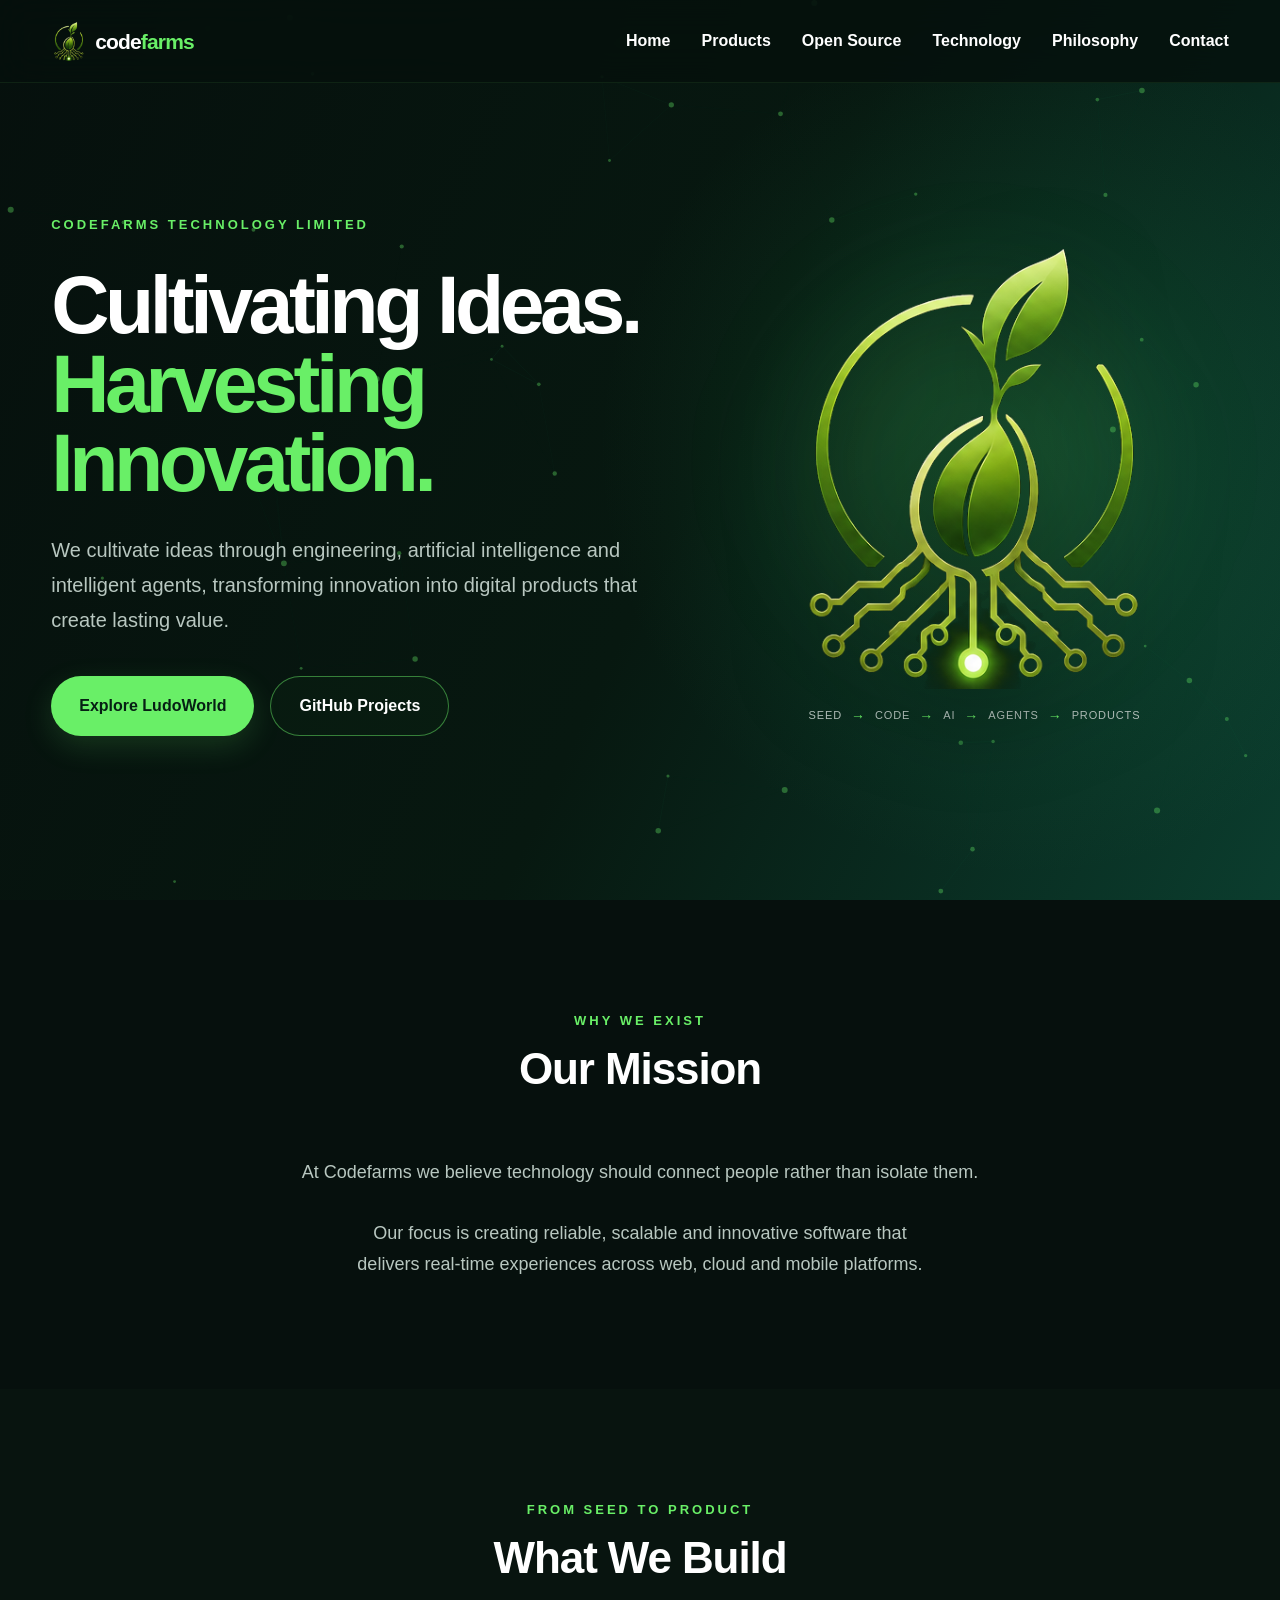
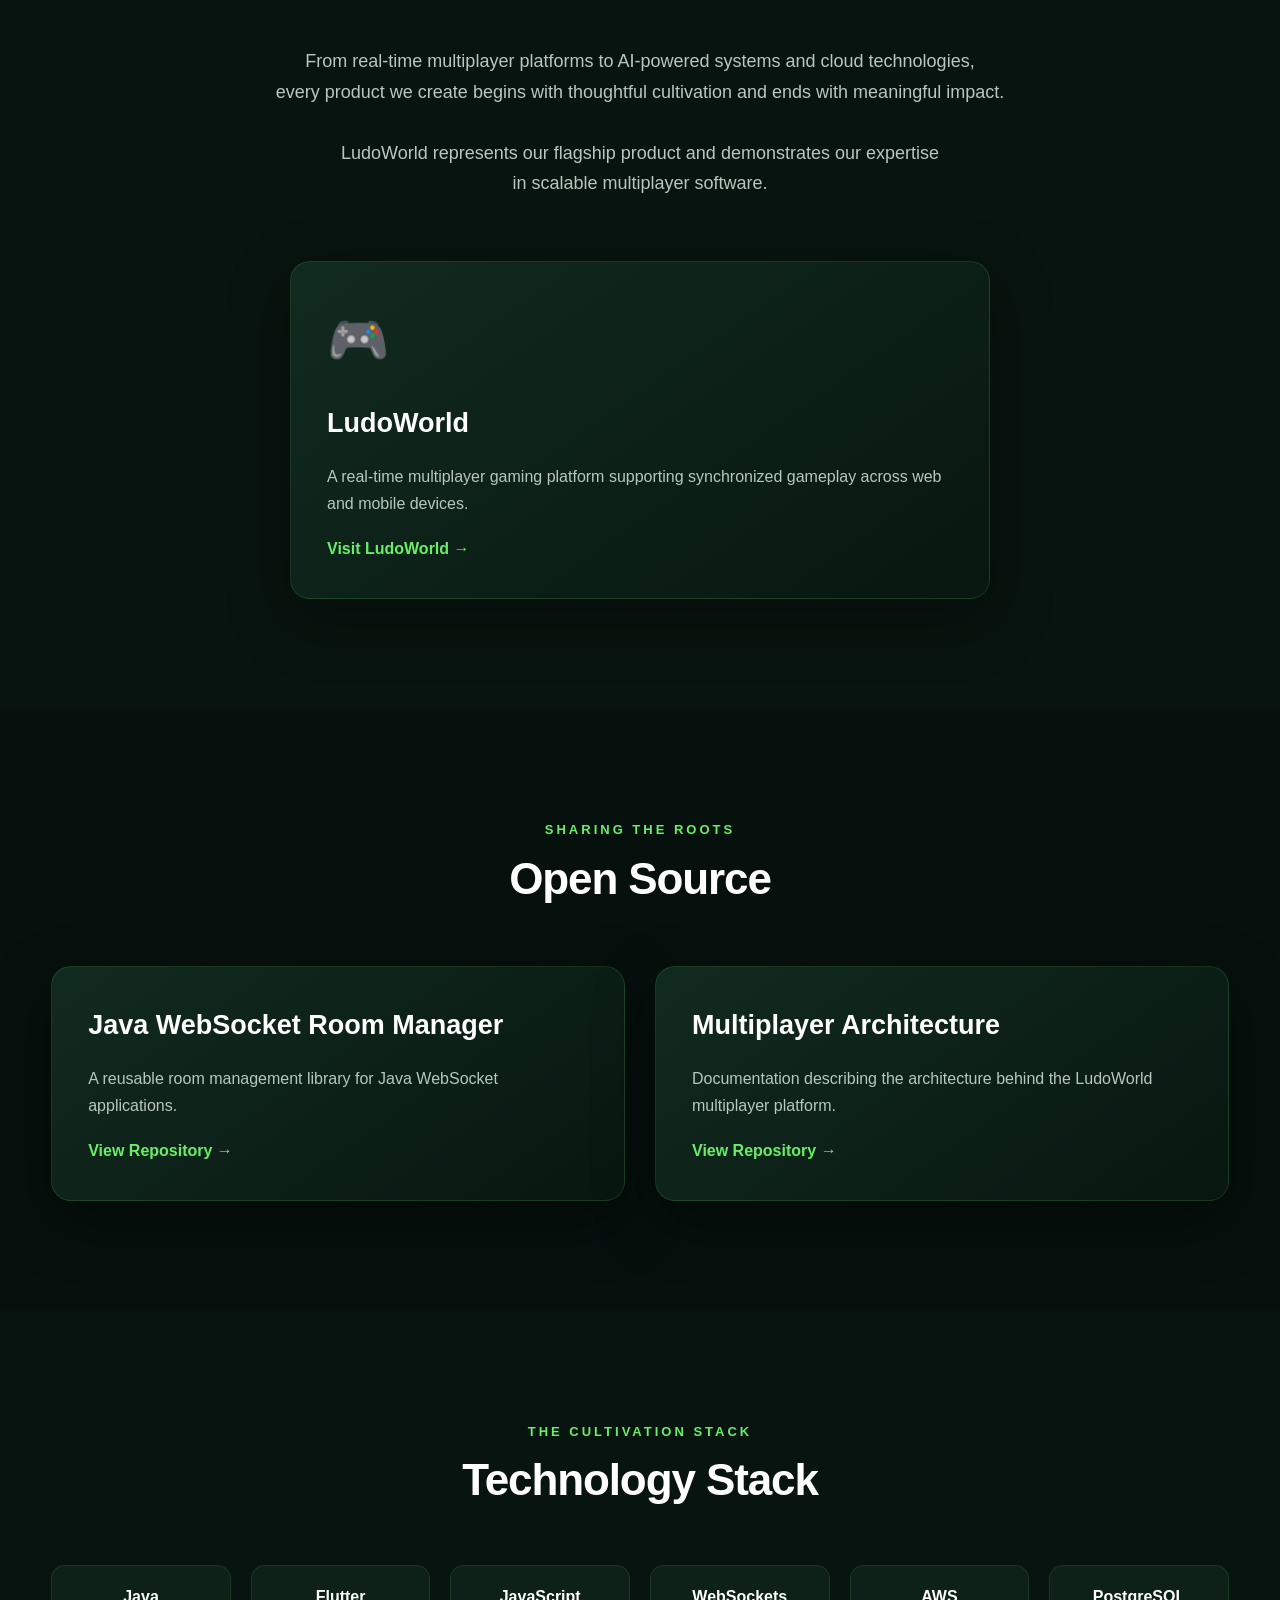
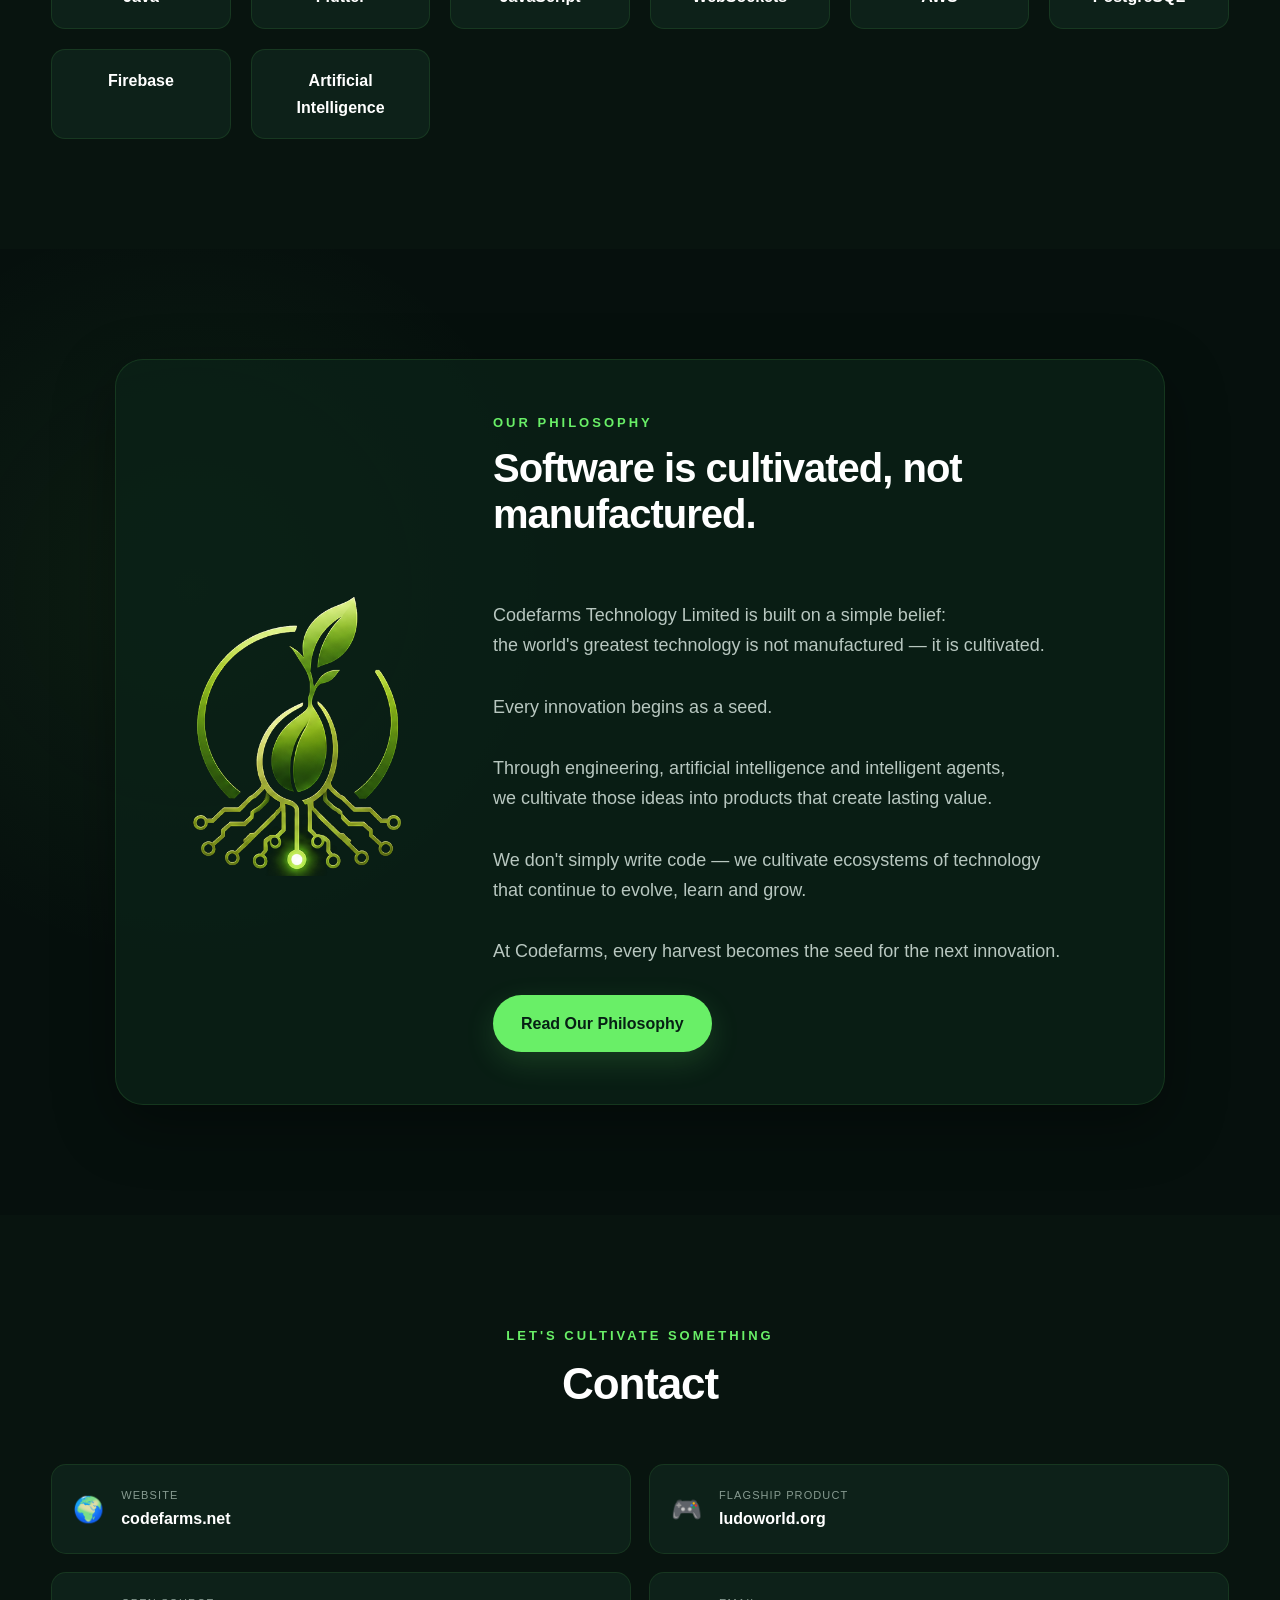
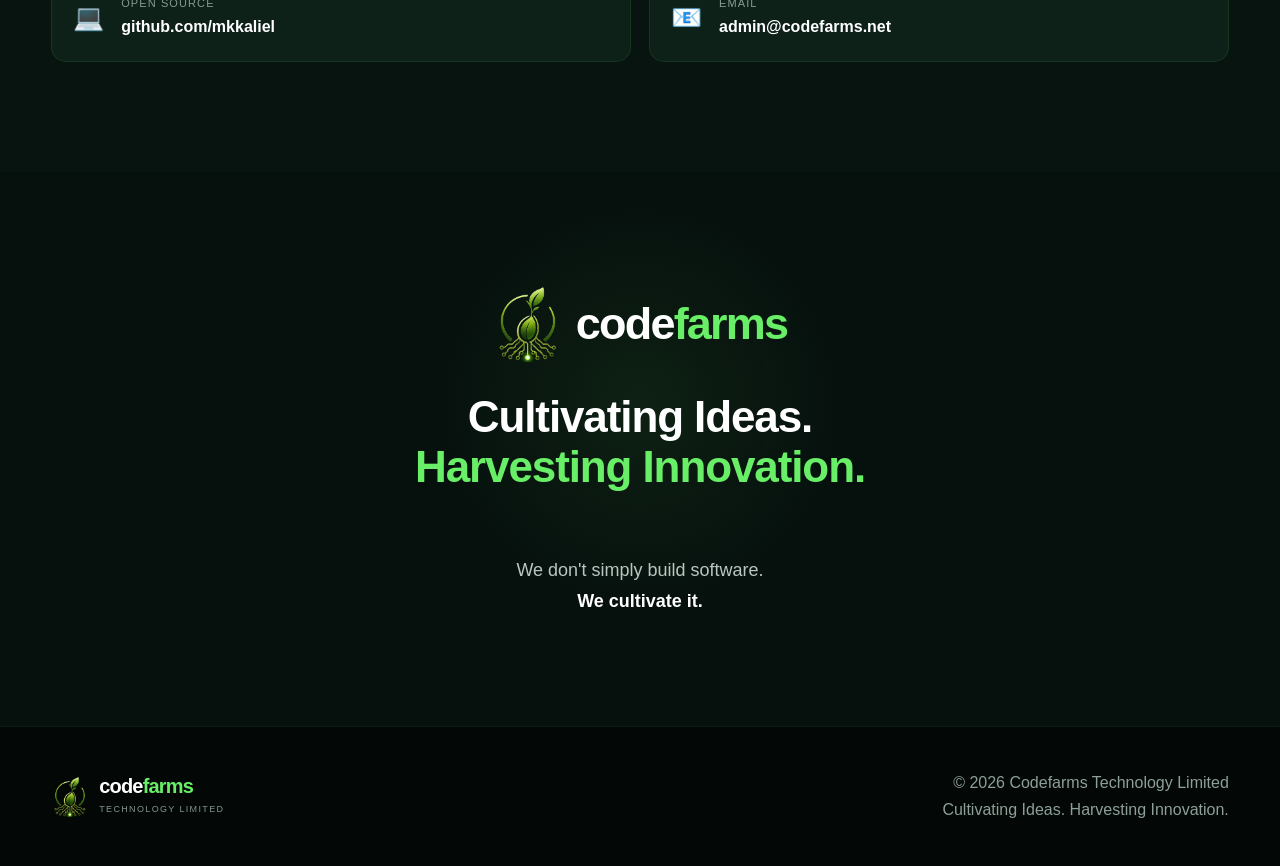
<file: index.html>
<!DOCTYPE html>
<html lang="en">
<head>
    <meta charset="UTF-8">
    <meta name="viewport" content="width=device-width, initial-scale=1.0">

    <title>Codefarms Technology Limited</title>

    <meta name="description"
          content="Codefarms Technology Limited cultivates real-time software, multiplayer systems, AI-powered solutions and developer technologies.">

    <meta name="keywords"
          content="Codefarms,LudoWorld,Java,Flutter,WebSockets,AWS,AI,Software,Technology">

    <meta name="theme-color" content="#07110e">

    <link rel="icon" type="image/png" sizes="64x64" href="assets/brand/codefarms-icon-64.png">
    <link rel="apple-touch-icon" href="assets/brand/codefarms-icon-180.png">

    <link rel="stylesheet" href="style.css">
</head>

<body>

<header class="header">
    <div class="container nav">

        <a class="brand" href="#home" aria-label="Codefarms home">
            <img
                src="assets/brand/codefarms-seed.png"
                alt=""
                class="brand-icon"
                aria-hidden="true">

            <span class="brand-wordmark">
                <span class="brand-code">code</span><span class="brand-farms">farms</span>
            </span>
        </a>

        <nav>
            <ul id="menu">
                <li><a href="#home">Home</a></li>
                <li><a href="#products">Products</a></li>
                <li><a href="#opensource">Open Source</a></li>
                <li><a href="#technology">Technology</a></li>
                <li><a href="philosophy.html">Philosophy</a></li>
                <li><a href="#contact">Contact</a></li>
            </ul>
        </nav>

        <button id="menuButton" type="button" aria-label="Open navigation">☰</button>
    </div>
</header>

<section class="hero" id="home">

    <div class="hero-background">
        <div id="networkCanvas"></div>
    </div>

    <div class="container hero-grid">

        <div class="hero-content">

            <p class="small-title">CODEFARMS TECHNOLOGY LIMITED</p>

            <h1>
                Cultivating Ideas.
                <br>
                <span>Harvesting Innovation.</span>
            </h1>

            <p>
                We cultivate ideas through engineering, artificial intelligence
                and intelligent agents, transforming innovation into digital
                products that create lasting value.
            </p>

            <div class="hero-buttons">

                <a href="https://www.ludoworld.org"
                   target="_blank"
                   rel="noopener"
                   class="btn btn-primary">
                    Explore LudoWorld
                </a>

                <a href="https://github.com/mkkaliel"
                   target="_blank"
                   rel="noopener"
                   class="btn btn-secondary">
                    GitHub Projects
                </a>

            </div>
        </div>

        <div class="hero-brand">

            <div class="seed-stage">

                <div class="seed-aura"></div>

                <img
                    src="assets/brand/codefarms-seed.png"
                    class="hero-seed"
                    alt="Codefarms seed and circuit symbol">

            </div>

            <div class="growth-path" aria-label="Seed to products">
                <span>Seed</span>
                <b>→</b>
                <span>Code</span>
                <b>→</b>
                <span>AI</span>
                <b>→</b>
                <span>Agents</span>
                <b>→</b>
                <span>Products</span>
            </div>

        </div>

    </div>

</section>

<section class="section">
    <div class="container">
        <p class="eyebrow">WHY WE EXIST</p>
        <h2>Our Mission</h2>
        <p class="section-text">
            At Codefarms we believe technology should connect people rather than isolate them.

            Our focus is creating reliable, scalable and innovative software that
            delivers real-time experiences across web, cloud and mobile platforms.
        </p>
    </div>
</section>

<section class="section dark" id="products">
    <div class="container">

        <p class="eyebrow">FROM SEED TO PRODUCT</p>
        <h2>What We Build</h2>

        <p class="section-text">
            From real-time multiplayer platforms to AI-powered systems and cloud technologies,
            every product we create begins with thoughtful cultivation and ends with meaningful impact.

            LudoWorld represents our flagship product and demonstrates our expertise
            in scalable multiplayer software.
        </p>

        <div class="cards">
            <div class="card featured-card">
                <div class="icon">🎮</div>
                <h3>LudoWorld</h3>
                <p>
                    A real-time multiplayer gaming platform supporting synchronized
                    gameplay across web and mobile devices.
                </p>
                <a href="https://www.ludoworld.org" target="_blank" rel="noopener">
                    Visit LudoWorld →
                </a>
            </div>
        </div>

    </div>
</section>

<section class="section" id="opensource">
    <div class="container">

        <p class="eyebrow">SHARING THE ROOTS</p>
        <h2>Open Source</h2>

        <div class="cards">

            <div class="card">
                <h3>Java WebSocket Room Manager</h3>
                <p>
                    A reusable room management library for Java WebSocket applications.
                </p>
                <a href="https://github.com/mkkaliel/java-websocket-room-manager"
                   target="_blank" rel="noopener">
                    View Repository →
                </a>
            </div>

            <div class="card">
                <h3>Multiplayer Architecture</h3>
                <p>
                    Documentation describing the architecture behind the LudoWorld multiplayer platform.
                </p>
                <a href="https://github.com/mkkaliel/ludoworld-multiplayer-architecture"
                   target="_blank" rel="noopener">
                    View Repository →
                </a>
            </div>

        </div>

    </div>
</section>

<section class="section dark" id="technology">
    <div class="container">

        <p class="eyebrow">THE CULTIVATION STACK</p>
        <h2>Technology Stack</h2>

        <div class="tech-grid">
            <span>Java</span>
            <span>Flutter</span>
            <span>JavaScript</span>
            <span>WebSockets</span>
            <span>AWS</span>
            <span>PostgreSQL</span>
            <span>Firebase</span>
            <span>Artificial Intelligence</span>
        </div>

    </div>
</section>

<section id="philosophy" class="section philosophy-section">
    <div class="container">

        <div class="philosophy-card">

            <div class="philosophy-icon">
                <img src="assets/brand/codefarms-seed.png"
                     alt=""
                     aria-hidden="true">
            </div>

            <div class="philosophy-copy">

                <p class="eyebrow">OUR PHILOSOPHY</p>
                <h2>Software is cultivated, not manufactured.</h2>

                <p class="section-text philosophy-text">
                    Codefarms Technology Limited is built on a simple belief:
                    the world's greatest technology is not manufactured — it is cultivated.

                    Every innovation begins as a seed.

                    Through engineering, artificial intelligence and intelligent agents,
                    we cultivate those ideas into products that create lasting value.

                    We don't simply write code — we cultivate ecosystems of technology
                    that continue to evolve, learn and grow.

                    At Codefarms, every harvest becomes the seed for the next innovation.
                </p>

                <a class="btn btn-primary" href="philosophy.html">
                    Read Our Philosophy
                </a>

            </div>

        </div>

    </div>
</section>

<section class="section dark" id="contact">
    <div class="container">

        <p class="eyebrow">LET'S CULTIVATE SOMETHING</p>
        <h2>Contact</h2>

        <div class="contact-box">

            <a href="https://codefarms.net">
                <span>🌍</span>
                <div>
                    <small>Website</small>
                    <strong>codefarms.net</strong>
                </div>
            </a>

            <a href="https://www.ludoworld.org" target="_blank" rel="noopener">
                <span>🎮</span>
                <div>
                    <small>Flagship Product</small>
                    <strong>ludoworld.org</strong>
                </div>
            </a>

            <a href="https://github.com/mkkaliel" target="_blank" rel="noopener">
                <span>💻</span>
                <div>
                    <small>Open Source</small>
                    <strong>github.com/mkkaliel</strong>
                </div>
            </a>

            <a href="mailto:admin@codefarms.net">
                <span>📧</span>
                <div>
                    <small>Email</small>
                    <strong>admin@codefarms.net</strong>
                </div>
            </a>

        </div>

    </div>
</section>

<section class="section brand-statement">
    <div class="container">

        <div class="statement-brand">
            <img src="assets/brand/codefarms-seed.png" alt="" aria-hidden="true">
            <div class="statement-wordmark">
                <span class="brand-code">code</span><span class="brand-farms">farms</span>
            </div>
        </div>

        <h2>
            Cultivating Ideas.
            <br>
            <span>Harvesting Innovation.</span>
        </h2>

        <p class="section-text">
            We don't simply build software.
            <strong>We cultivate it.</strong>
        </p>

    </div>
</section>

<footer>
    <div class="container footer">

        <div class="footer-brand">

            <img src="assets/brand/codefarms-seed.png"
                 alt=""
                 class="footer-seed"
                 aria-hidden="true">

            <div>
                <div class="footer-wordmark">
                    <span class="brand-code">code</span><span class="brand-farms">farms</span>
                </div>
                <span class="footer-limited">Technology Limited</span>
            </div>

        </div>

        <div class="footer-copy">
            <p>© <span id="year">2026</span> Codefarms Technology Limited</p>
            <p>Cultivating Ideas. Harvesting Innovation.</p>
        </div>

    </div>
</footer>

<script src="script.js"></script>

</body>
</html>
</file>
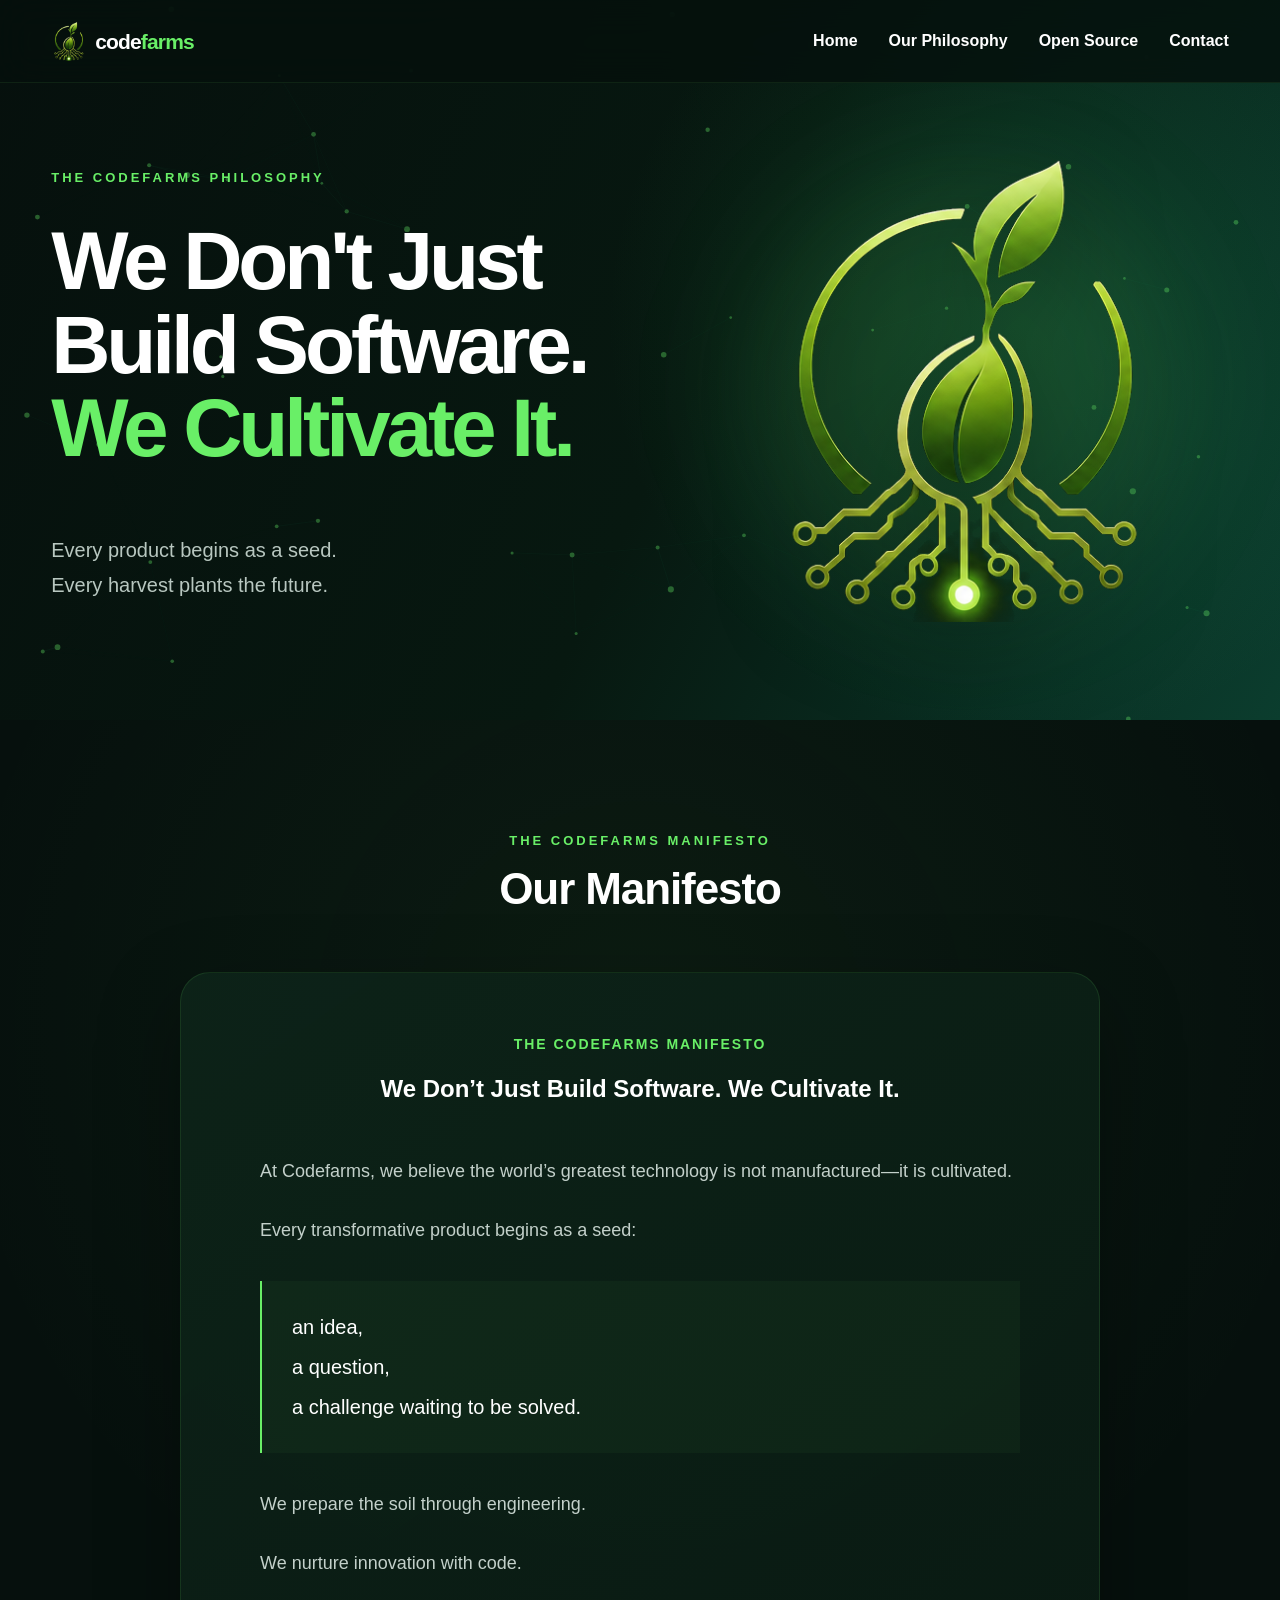
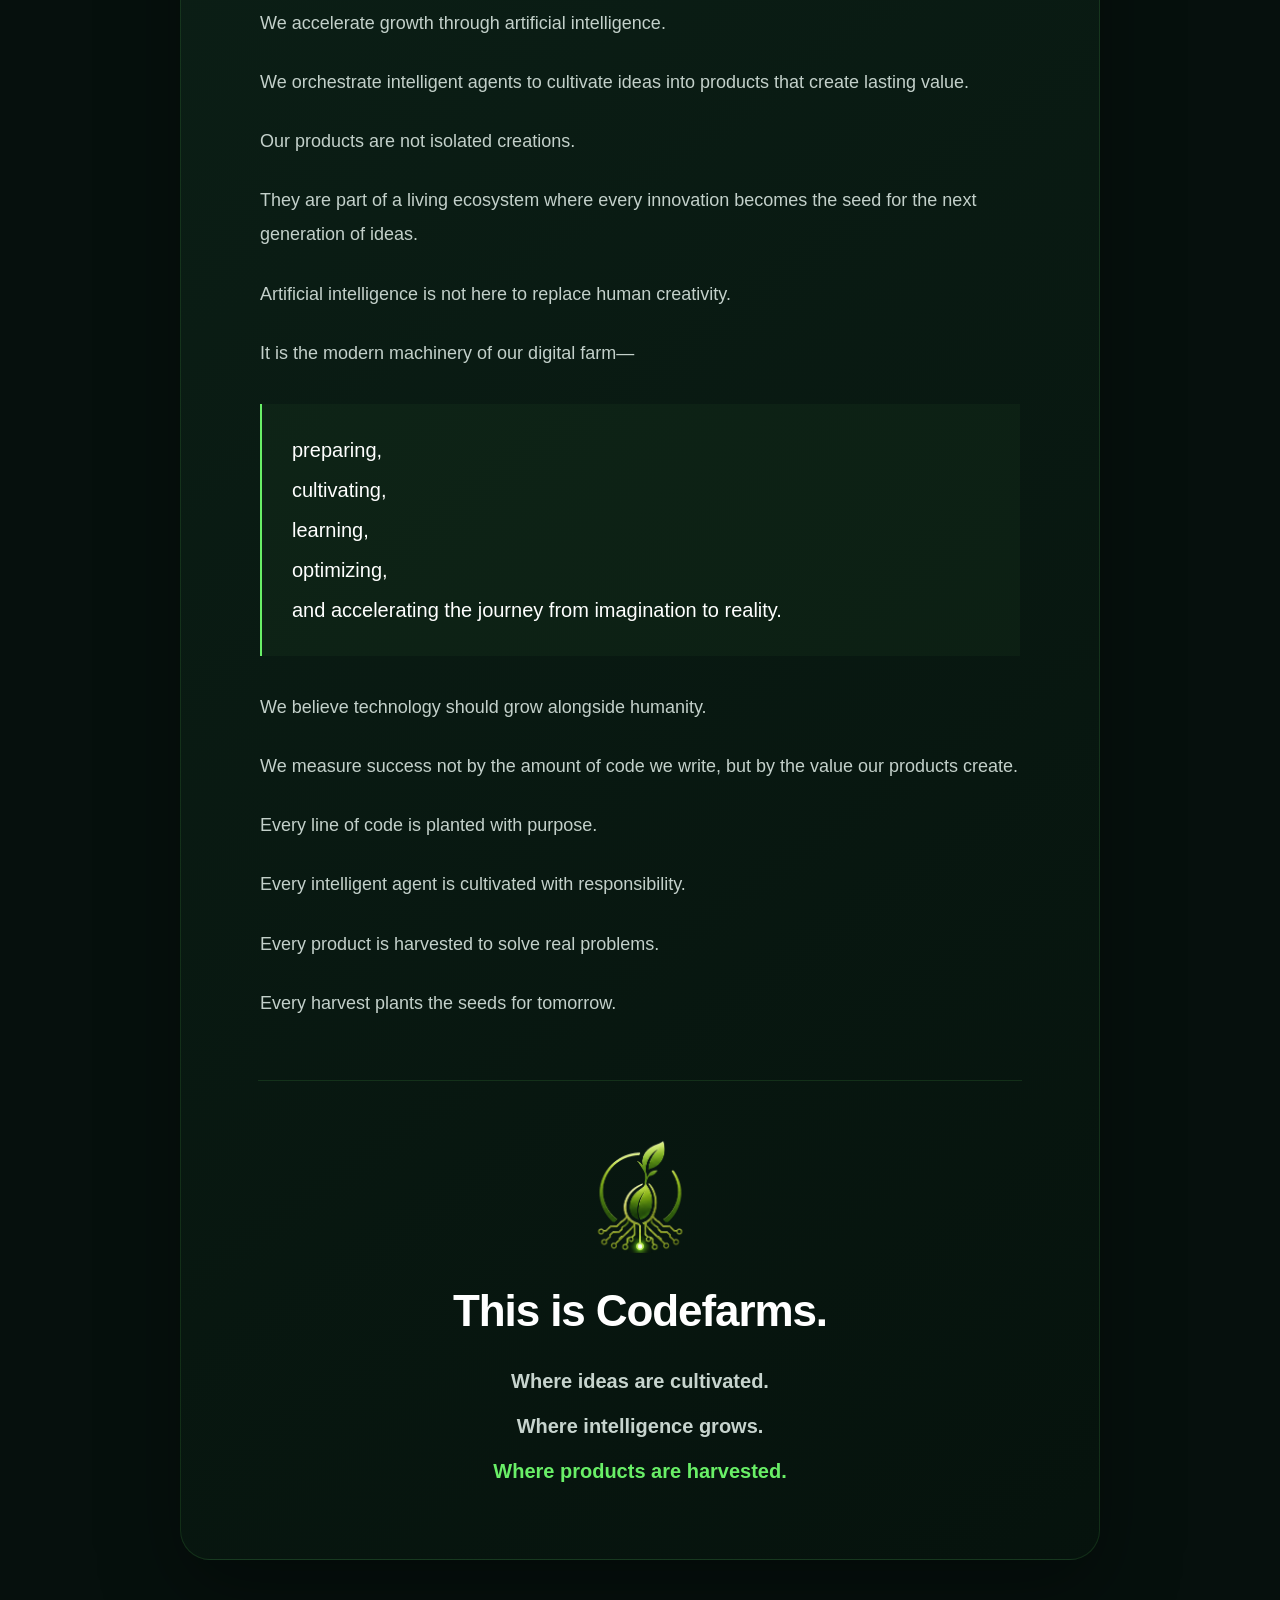
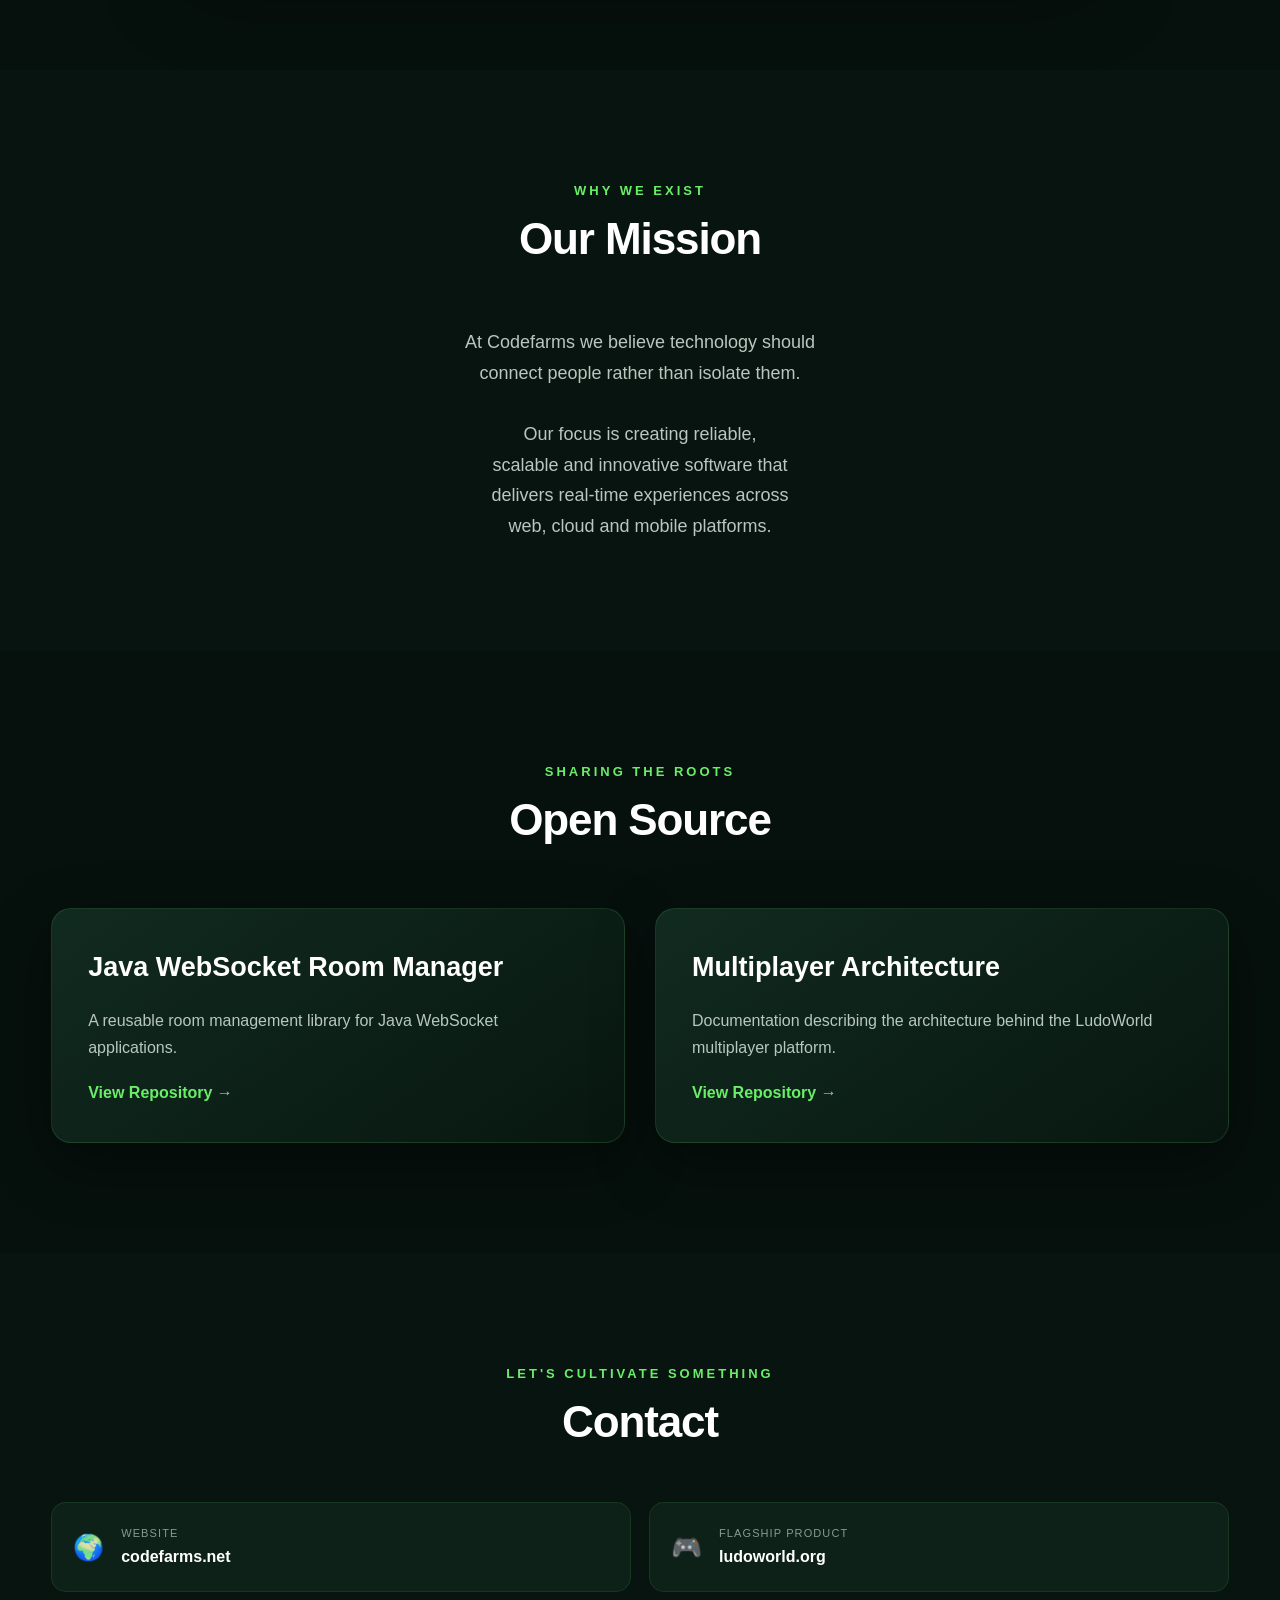
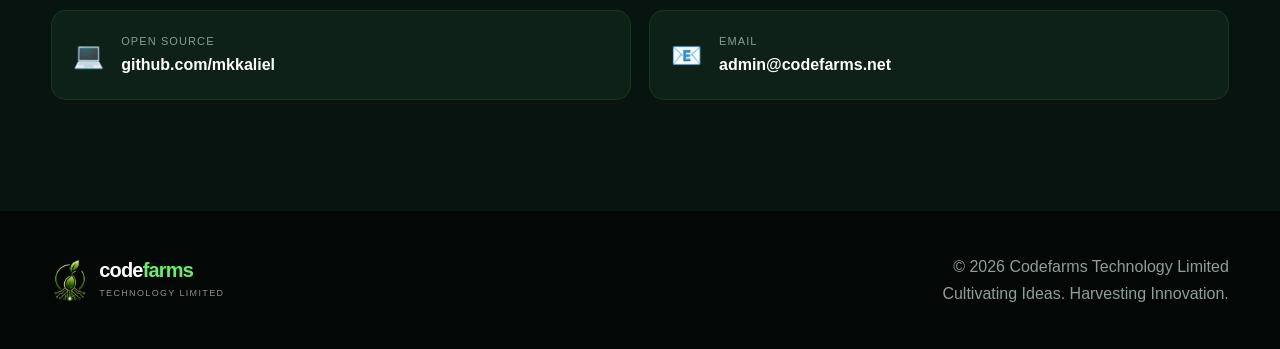
<file: philosophy.html>
<!DOCTYPE html>
<html lang="en">
<head>
    <meta charset="UTF-8">
    <meta name="viewport" content="width=device-width, initial-scale=1.0">

    <title>The Codefarms Philosophy</title>

    <meta name="description"
          content="Codefarms Technology Limited builds real-time software, multiplayer systems, AI-powered solutions and developer technologies.">

    <meta name="keywords"
          content="Codefarms,LudoWorld,Java,Flutter,WebSockets,AWS,AI,Software,Technology">

    <meta name="theme-color" content="#07110e">

    <link rel="icon" type="image/png" sizes="64x64" href="assets/brand/codefarms-icon-64.png">
    <link rel="apple-touch-icon" href="assets/brand/codefarms-icon-180.png">

    <link rel="stylesheet" href="style.css">
</head>

<body class="philosophy-page">

<header class="header">
    <div class="container nav">
        <a class="brand" href="index.html" aria-label="Codefarms home">
            <img src="assets/brand/codefarms-seed.png" alt="" class="brand-icon" aria-hidden="true">
            <span class="brand-wordmark">
                <span class="brand-code">code</span><span class="brand-farms">farms</span>
            </span>
        </a>

        <nav>
            <ul id="menu">
                <li><a href="index.html">Home</a></li>
                <li><a href="#philosophy">Our Philosophy</a></li>
                <li><a href="#opensource">Open Source</a></li>
                <li><a href="#contact">Contact</a></li>
            </ul>
        </nav>

        <button id="menuButton" type="button" aria-label="Open navigation">☰</button>
    </div>
</header>

<section class="philosophy-page-hero" id="philosophy">
    <div class="philosophy-hero-network">
        <div id="networkCanvas"></div>
    </div>

    <div class="container philosophy-hero-grid">
        <div class="philosophy-hero-copy">
            <p class="small-title">THE CODEFARMS PHILOSOPHY</p>

            <h1>
                We Don't Just Build Software.
                <br>
                <span>We Cultivate It.</span>
            </h1>

            <p>
                Every product begins as a seed.
                Every harvest plants the future.
            </p>
        </div>

        <div class="philosophy-hero-mark" aria-hidden="true">
            <div class="seed-aura"></div>
            <img src="assets/brand/codefarms-seed.png" alt="" class="philosophy-seed">
        </div>
    </div>
</section>

<section class="section manifesto-section">
    <div class="container">
        <p class="eyebrow">THE CODEFARMS MANIFESTO</p>
        <h2>Our Manifesto</h2>

        <div class="manifesto-card">
            <p class="manifesto-title">The Codefarms Manifesto</p>
            <p class="manifesto-lead">We Don’t Just Build Software. We Cultivate It.</p>

            <div class="manifesto-copy">
                <p>At Codefarms, we believe the world’s greatest technology is not manufactured—it is cultivated.</p>

                <p>Every transformative product begins as a seed:</p>

                <p class="manifesto-sequence">
                    an idea,<br>
                    a question,<br>
                    a challenge waiting to be solved.
                </p>

                <p>We prepare the soil through engineering.</p>
                <p>We nurture innovation with code.</p>
                <p>We accelerate growth through artificial intelligence.</p>
                <p>We orchestrate intelligent agents to cultivate ideas into products that create lasting value.</p>
                <p>Our products are not isolated creations.</p>
                <p>They are part of a living ecosystem where every innovation becomes the seed for the next generation of ideas.</p>
                <p>Artificial intelligence is not here to replace human creativity.</p>
                <p>It is the modern machinery of our digital farm—</p>

                <p class="manifesto-sequence">
                    preparing,<br>
                    cultivating,<br>
                    learning,<br>
                    optimizing,<br>
                    and accelerating the journey from imagination to reality.
                </p>

                <p>We believe technology should grow alongside humanity.</p>
                <p>We measure success not by the amount of code we write, but by the value our products create.</p>
                <p>Every line of code is planted with purpose.</p>
                <p>Every intelligent agent is cultivated with responsibility.</p>
                <p>Every product is harvested to solve real problems.</p>
                <p>Every harvest plants the seeds for tomorrow.</p>
            </div>

            <div class="manifesto-ending">
                <img src="assets/brand/codefarms-seed.png" alt="" aria-hidden="true">

                <h2>This is Codefarms.</h2>
                <h3>Where ideas are cultivated.</h3>
                <h3>Where intelligence grows.</h3>
                <h3>Where products are harvested.</h3>
            </div>
        </div>
    </div>
</section>

<section class="section dark">
    <div class="container">
        <p class="eyebrow">WHY WE EXIST</p>
        <h2>Our Mission</h2>

        <p class="section-text">
            At Codefarms we believe technology should
            connect people rather than isolate them.

            Our focus is creating reliable,
            scalable and innovative software that
            delivers real-time experiences across
            web, cloud and mobile platforms.
        </p>
    </div>
</section>

<section class="section" id="opensource">
    <div class="container">
        <p class="eyebrow">SHARING THE ROOTS</p>
        <h2>Open Source</h2>

        <div class="cards">
            <div class="card">
                <h3>Java WebSocket Room Manager</h3>
                <p>A reusable room management library for Java WebSocket applications.</p>
                <a href="https://github.com/mkkaliel/java-websocket-room-manager" target="_blank" rel="noopener">View Repository →</a>
            </div>

            <div class="card">
                <h3>Multiplayer Architecture</h3>
                <p>Documentation describing the architecture behind the LudoWorld multiplayer platform.</p>
                <a href="https://github.com/mkkaliel/ludoworld-multiplayer-architecture" target="_blank" rel="noopener">View Repository →</a>
            </div>
        </div>
    </div>
</section>

<section class="section dark" id="contact">
    <div class="container">
        <p class="eyebrow">LET'S CULTIVATE SOMETHING</p>
        <h2>Contact</h2>

        <div class="contact-box">
            <a href="https://codefarms.net">
                <span>🌍</span>
                <div><small>Website</small><strong>codefarms.net</strong></div>
            </a>

            <a href="https://www.ludoworld.org" target="_blank" rel="noopener">
                <span>🎮</span>
                <div><small>Flagship Product</small><strong>ludoworld.org</strong></div>
            </a>

            <a href="https://github.com/mkkaliel" target="_blank" rel="noopener">
                <span>💻</span>
                <div><small>Open Source</small><strong>github.com/mkkaliel</strong></div>
            </a>

            <a href="mailto:admin@codefarms.net">
                <span>📧</span>
                <div><small>Email</small><strong>admin@codefarms.net</strong></div>
            </a>
        </div>
    </div>
</section>

<footer>
    <div class="container footer">
        <div class="footer-brand">
            <img src="assets/brand/codefarms-seed.png" alt="" class="footer-seed" aria-hidden="true">
            <div>
                <div class="footer-wordmark">
                    <span class="brand-code">code</span><span class="brand-farms">farms</span>
                </div>
                <span class="footer-limited">Technology Limited</span>
            </div>
        </div>

        <div class="footer-copy">
            <p>© <span id="year">2026</span> Codefarms Technology Limited</p>
            <p>Cultivating Ideas. Harvesting Innovation.</p>
        </div>
    </div>
</footer>

<script src="script.js"></script>

</body>
</html>
</file>
<file: style.css>
/* ===========================================================
   CODEFARMS TECHNOLOGY LIMITED
   Brand Integration v2
=========================================================== */

:root{
    --lime:#69ef67;
    --lime-bright:#7dff72;
    --emerald:#1e7d57;
    --forest:#0b3d2e;
    --dark:#06100d;
    --dark2:#091610;
    --card:#0d2119;
    --text:#ffffff;
    --muted:#b8c7c0;
    --border:rgba(125,255,114,.12);
    --radius:20px;
    --shadow:0 20px 60px rgba(0,0,0,.35);
}

*{
    margin:0;
    padding:0;
    box-sizing:border-box;
}

html{
    scroll-behavior:smooth;
}

body{
    font-family:Inter,Segoe UI,Roboto,Arial,sans-serif;
    background:var(--dark);
    color:var(--text);
    line-height:1.7;
    overflow-x:hidden;
}

.container{
    width:min(1200px,92%);
    margin:auto;
}

/* HEADER */

.header{
    position:fixed;
    top:0;
    left:0;
    width:100%;
    z-index:1000;
    backdrop-filter:blur(18px);
    -webkit-backdrop-filter:blur(18px);
    background:rgba(6,16,13,.82);
    border-bottom:1px solid rgba(125,255,114,.08);
    transition:.35s;
}

.nav{
    height:82px;
    display:flex;
    align-items:center;
    justify-content:space-between;
    gap:28px;
}

.brand{
    display:flex;
    align-items:center;
    gap:8px;
    text-decoration:none;
    flex-shrink:0;
}

.brand-icon{
    display:block;
    width:36px;
    height:44px;
    object-fit:contain;
}

.brand-wordmark,
.footer-wordmark,
.statement-wordmark{
    font-weight:800;
    line-height:1;
    letter-spacing:-.04em;
}

.brand-wordmark{
    font-size:21px;
}

.brand-code{
    color:#fff;
}

.brand-farms{
    color:var(--lime);
}

nav ul{
    display:flex;
    gap:31px;
    list-style:none;
}

nav a{
    color:#fff;
    text-decoration:none;
    font-weight:600;
    transition:.25s;
}

nav a:hover{
    color:var(--lime);
}

#menuButton{
    display:none;
    border:0;
    background:none;
    color:var(--lime);
    font-size:31px;
    cursor:pointer;
}

/* HERO */

.hero{
    position:relative;
    min-height:100vh;
    display:flex;
    align-items:center;
    padding:120px 0 70px;
    overflow:hidden;
    background:
        radial-gradient(circle at 80% 50%,rgba(36,150,87,.22),transparent 38%),
        linear-gradient(115deg,#06100d 0%,#071810 54%,#0b3d2e 100%);
}

.hero-background{
    position:absolute;
    inset:0;
    z-index:0;
    pointer-events:none;
}

#networkCanvas{
    position:absolute;
    inset:0;
    width:100%;
    height:100%;
    opacity:.52;
}

#networkCanvas canvas{
    display:block;
    width:100%;
    height:100%;
}

.hero-grid{
    position:relative;
    z-index:2;
    display:grid;
    grid-template-columns:minmax(0,1.08fr) minmax(360px,.92fr);
    gap:72px;
    align-items:center;
}

.hero-content{
    max-width:670px;
}

.small-title,
.eyebrow{
    text-transform:uppercase;
    letter-spacing:3px;
    font-size:13px;
    font-weight:750;
    color:var(--lime);
}

.small-title{
    margin-bottom:30px;
}

.hero h1{
    margin:0 0 30px;
    font-size:clamp(58px,6.3vw,86px);
    line-height:.98;
    letter-spacing:-.055em;
    font-weight:800;
}

.hero h1 span{
    color:var(--lime);
}

.hero-content > p:not(.small-title){
    max-width:650px;
    margin-bottom:38px;
    color:var(--muted);
    font-size:20px;
    line-height:1.75;
}

.hero-brand{
    min-width:0;
    display:flex;
    flex-direction:column;
    align-items:center;
    justify-content:center;
}

.seed-stage{
    position:relative;
    width:min(410px,100%);
    aspect-ratio: .87;
    display:flex;
    align-items:center;
    justify-content:center;
}

.hero-seed{
    position:relative;
    z-index:2;
    display:block;
    width:100%;
    max-height:480px;
    object-fit:contain;
    filter:drop-shadow(0 24px 48px rgba(0,0,0,.35));
    animation:seedFloat 6s ease-in-out infinite;
}

.seed-aura{
    position:absolute;
    width:72%;
    aspect-ratio:1;
    border-radius:50%;
    background:rgba(105,239,103,.10);
    filter:blur(54px);
    box-shadow:0 0 100px rgba(105,239,103,.14);
}

@keyframes seedFloat{
    0%,100%{transform:translateY(0)}
    50%{transform:translateY(-8px)}
}

.growth-path{
    width:100%;
    margin-top:10px;
    display:flex;
    flex-wrap:nowrap;
    align-items:center;
    justify-content:center;
    gap:9px;
    white-space:nowrap;
    color:#b3c0bb;
    font-size:11px;
    line-height:1;
    letter-spacing:.08em;
    text-transform:uppercase;
}

.growth-path b{
    color:var(--lime);
    font-size:14px;
}

/* BUTTONS */

.hero-buttons{
    display:flex;
    gap:16px;
    flex-wrap:wrap;
}

.btn{
    display:inline-flex;
    align-items:center;
    justify-content:center;
    padding:15px 28px;
    border-radius:999px;
    text-decoration:none;
    font-weight:750;
    transition:.3s;
}

.btn-primary{
    background:var(--lime);
    color:#062014;
    box-shadow:0 10px 30px rgba(105,239,103,.16);
}

.btn-primary:hover{
    box-shadow:0 16px 36px rgba(105,239,103,.25);
}

.btn-secondary{
    color:#fff;
    border:1px solid rgba(105,239,103,.48);
    background:rgba(105,239,103,.025);
}

.btn-secondary:hover{
    border-color:var(--lime);
    background:rgba(105,239,103,.08);
}

/* SECTIONS */

.section{
    padding:110px 0;
}

.dark{
    background:#08140f;
}

.eyebrow{
    margin-bottom:12px;
    text-align:center;
}

.section h2{
    margin-bottom:32px;
    text-align:center;
    font-size:44px;
    line-height:1.14;
    letter-spacing:-.025em;
}

.section-text{
    max-width:900px;
    margin:auto;
    color:var(--muted);
    text-align:center;
    font-size:18px;
    white-space:pre-line;
}

/* CARDS */

.cards{
    display:grid;
    grid-template-columns:repeat(auto-fit,minmax(300px,1fr));
    gap:30px;
    margin-top:62px;
}

.card{
    position:relative;
    overflow:hidden;
    padding:36px;
    border:1px solid var(--border);
    border-radius:var(--radius);
    background:
        linear-gradient(145deg,rgba(18,44,33,.96),rgba(8,24,17,.96));
    box-shadow:var(--shadow);
    transition:.3s;
}

.card:hover{
    transform:translateY(-8px);
    border-color:rgba(105,239,103,.32);
}

.card h3{
    margin-bottom:16px;
    font-size:27px;
}

.card p{
    margin-bottom:18px;
    color:var(--muted);
}

.card a{
    color:var(--lime);
    font-weight:700;
    text-decoration:none;
}

.icon{
    margin-bottom:18px;
    font-size:50px;
}

.featured-card{
    max-width:700px;
    margin:auto;
}

/* TECHNOLOGY */

.tech-grid{
    display:grid;
    grid-template-columns:repeat(auto-fit,minmax(165px,1fr));
    gap:20px;
    margin-top:60px;
}

.tech-grid span{
    padding:17px;
    border:1px solid rgba(105,239,103,.11);
    border-radius:14px;
    background:#0d2119;
    text-align:center;
    font-weight:650;
    transition:.3s;
}

.tech-grid span:hover{
    transform:translateY(-5px);
    border-color:rgba(105,239,103,.35);
    background:#0b3d2e;
    color:var(--lime);
}

/* PHILOSOPHY */

.philosophy-section{
    background:
        radial-gradient(circle at 15% 35%,rgba(105,239,103,.07),transparent 30%),
        #06100d;
}

.philosophy-card{
    display:grid;
    grid-template-columns:260px minmax(0,1fr);
    gap:65px;
    align-items:center;
    max-width:1050px;
    margin:auto;
    padding:52px;
    border:1px solid rgba(105,239,103,.12);
    border-radius:28px;
    background:rgba(11,34,24,.78);
    box-shadow:var(--shadow);
}

.philosophy-icon img{
    display:block;
    width:100%;
    max-height:310px;
    object-fit:contain;
}

.philosophy-copy .eyebrow,
.philosophy-copy h2,
.philosophy-copy .section-text{
    text-align:left;
}

.philosophy-copy h2{
    font-size:40px;
}

.philosophy-text{
    max-width:none;
    margin:0 0 28px;
}

/* CONTACT */

.contact-box{
    display:grid;
    grid-template-columns:repeat(2,minmax(0,1fr));
    gap:18px;
    margin-top:55px;
}

.contact-box a{
    display:flex;
    align-items:center;
    gap:17px;
    padding:21px;
    border:1px solid rgba(105,239,103,.10);
    border-radius:15px;
    background:#0d2119;
    color:#fff;
    text-decoration:none;
    transition:.3s;
}

.contact-box a:hover{
    transform:translateY(-4px);
    border-color:rgba(105,239,103,.32);
}

.contact-box > a > span{
    font-size:25px;
}

.contact-box small{
    display:block;
    color:#879b91;
    font-size:11px;
    letter-spacing:.1em;
    text-transform:uppercase;
}

.contact-box strong{
    display:block;
    font-size:16px;
}

/* FINAL BRAND STATEMENT */

.brand-statement{
    text-align:center;
    background:
        radial-gradient(circle at 50% 42%,rgba(105,239,103,.075),transparent 30%),
        #06100d;
}

.statement-brand{
    display:inline-flex;
    align-items:center;
    gap:13px;
    margin-bottom:28px;
}

.statement-brand img{
    width:70px;
    height:82px;
    object-fit:contain;
}

.statement-wordmark{
    font-size:45px;
}

.brand-statement h2 span{
    color:var(--lime);
}

.brand-statement strong{
    color:#fff;
}

/* FOOTER */

footer{
    padding:42px 0;
    border-top:1px solid rgba(105,239,103,.08);
    background:#030806;
}

.footer{
    display:flex;
    align-items:center;
    justify-content:space-between;
    gap:30px;
    flex-wrap:wrap;
    color:#8da097;
}

.footer-brand{
    display:flex;
    align-items:center;
    gap:10px;
}

.footer-seed{
    width:38px;
    height:45px;
    object-fit:contain;
}

.footer-wordmark{
    font-size:20px;
}

.footer-limited{
    display:block;
    margin-top:6px;
    color:#84968d;
    font-size:9px;
    letter-spacing:.15em;
    text-transform:uppercase;
}

.footer-copy{
    text-align:right;
}

/* REVEAL */

.fade{
    opacity:0;
    transform:translateY(48px);
    transition:.85s ease;
}

.fade.show{
    opacity:1;
    transform:none;
}

/* TABLET */

@media(max-width:950px){

    .hero-grid{
        grid-template-columns:minmax(0,1fr) 330px;
        gap:35px;
    }

    nav ul{
        gap:19px;
    }

    .growth-path{
        font-size:9px;
        gap:5px;
    }

}

/* MOBILE */

@media(max-width:820px){

    .nav{
        height:74px;
    }

    nav{
        display:none;
    }

    nav.mobile-open{
        display:block;
        position:absolute;
        top:74px;
        left:0;
        width:100%;
        padding:0 4% 18px;
        background:rgba(4,12,8,.98);
        border-bottom:1px solid rgba(105,239,103,.12);
    }

    nav.mobile-open ul{
        display:flex;
        flex-direction:column;
        gap:0;
    }

    nav.mobile-open li{
        border-bottom:1px solid rgba(255,255,255,.05);
    }

    nav.mobile-open a{
        display:block;
        padding:13px 0;
    }

    #menuButton{
        display:block;
    }

    .hero{
        min-height:auto;
        padding:115px 0 75px;
    }

    .hero-grid{
        grid-template-columns:1fr;
        gap:45px;
    }

    .hero-brand{
        order:-1;
    }

    .seed-stage{
        width:min(280px,72vw);
    }

    .growth-path{
        width:min(390px,100%);
        font-size:9px;
        gap:5px;
        overflow:hidden;
    }

    .hero-content{
        max-width:690px;
        margin:auto;
        text-align:center;
    }

    .hero-content > p:not(.small-title){
        margin-left:auto;
        margin-right:auto;
    }

    .hero-buttons{
        justify-content:center;
    }

    .philosophy-card{
        grid-template-columns:1fr;
        gap:26px;
    }

    .philosophy-icon{
        text-align:center;
    }

    .philosophy-icon img{
        width:min(220px,60vw);
        margin:auto;
    }

    .philosophy-copy .eyebrow,
    .philosophy-copy h2,
    .philosophy-copy .section-text{
        text-align:center;
    }

    .contact-box{
        grid-template-columns:1fr;
    }

}

@media(max-width:560px){

    .brand-icon{
        width:31px;
        height:38px;
    }

    .brand-wordmark{
        font-size:19px;
    }

    .hero h1{
        font-size:42px;
    }

    .hero-content > p:not(.small-title){
        font-size:17px;
    }

    .growth-path{
        display:grid;
        grid-template-columns:auto auto auto auto auto auto auto auto auto;
        justify-content:center;
        font-size:8px;
    }

    .section{
        padding:82px 0;
    }

    .section h2{
        font-size:33px;
    }

    .philosophy-card{
        padding:30px 22px;
    }

    .philosophy-copy h2{
        font-size:31px;
    }

    .statement-brand img{
        width:54px;
        height:64px;
    }

    .statement-wordmark{
        font-size:34px;
    }

    .footer{
        justify-content:center;
        text-align:center;
    }

    .footer-copy{
        text-align:center;
    }
}
/* ===========================================================
   PHILOSOPHY PAGE
   Add this to the BOTTOM of the existing style.css
=========================================================== */

.philosophy-page-hero{
    position:relative;
    min-height:720px;
    display:flex;
    align-items:center;
    padding:135px 0 85px;
    overflow:hidden;
    background:
        radial-gradient(circle at 80% 45%,rgba(36,150,87,.22),transparent 38%),
        linear-gradient(115deg,#06100d 0%,#071810 54%,#0b3d2e 100%);
}

.philosophy-hero-network{
    position:absolute;
    inset:0;
    z-index:0;
    pointer-events:none;
}

.philosophy-hero-grid{
    position:relative;
    z-index:2;
    display:grid;
    grid-template-columns:minmax(0,1.05fr) minmax(330px,.95fr);
    gap:70px;
    align-items:center;
}

.philosophy-hero-copy{
    max-width:720px;
}

.philosophy-page-hero h1{
    margin:0 0 28px;
    font-size:clamp(54px,6.5vw,82px);
    line-height:1.02;
    letter-spacing:-.05em;
    font-weight:800;
}

.philosophy-page-hero h1 span{
    color:var(--lime);
}

.philosophy-hero-copy > p:not(.small-title){
    max-width:650px;
    color:var(--muted);
    font-size:20px;
    line-height:1.75;
    white-space:pre-line;
}

.philosophy-hero-mark{
    position:relative;
    display:flex;
    align-items:center;
    justify-content:center;
}

.philosophy-seed{
    position:relative;
    z-index:2;
    display:block;
    width:min(430px,92%);
    max-height:500px;
    object-fit:contain;
    filter:drop-shadow(0 24px 48px rgba(0,0,0,.35));
    animation:seedFloat 6s ease-in-out infinite;
}

.manifesto-section{
    background:
        radial-gradient(circle at 50% 12%,rgba(105,239,103,.055),transparent 30%),
        #06100d;
}

.manifesto-card{
    max-width:920px;
    margin:58px auto 0;
    padding:60px clamp(28px,6vw,78px);
    border:1px solid rgba(105,239,103,.12);
    border-radius:30px;
    background:linear-gradient(145deg,rgba(13,35,25,.94),rgba(6,19,13,.98));
    box-shadow:0 30px 80px rgba(0,0,0,.34);
}

.manifesto-title{
    margin-bottom:12px;
    color:var(--lime);
    text-align:center;
    font-size:14px;
    font-weight:750;
    letter-spacing:.14em;
    text-transform:uppercase;
}

.manifesto-lead{
    margin-bottom:44px;
    color:#fff;
    text-align:center;
    font-size:24px;
    font-weight:750;
}

.manifesto-copy{
    max-width:760px;
    margin:auto;
}

.manifesto-copy p{
    margin:0 0 25px;
    color:#c3d0ca;
    font-size:18px;
    line-height:1.9;
    text-align:left;
}

.manifesto-copy .manifesto-sequence{
    margin:34px auto;
    padding:26px 30px;
    border-left:2px solid var(--lime);
    background:rgba(105,239,103,.035);
    color:#fff;
    font-size:20px;
    line-height:2;
}

.manifesto-ending{
    margin-top:60px;
    padding-top:52px;
    border-top:1px solid rgba(105,239,103,.12);
    text-align:center;
}

.manifesto-ending img{
    width:105px;
    height:125px;
    margin-bottom:20px;
    object-fit:contain;
}

.manifesto-ending h2{
    margin-bottom:28px;
}

.manifesto-ending h3{
    margin:11px 0;
    color:#c7d4ce;
    font-size:20px;
    font-weight:600;
}

.manifesto-ending h3:last-child{
    color:var(--lime);
}

@media(max-width:820px){
    .philosophy-page-hero{
        min-height:auto;
        padding:120px 0 75px;
    }

    .philosophy-hero-grid{
        grid-template-columns:1fr;
        gap:35px;
    }

    .philosophy-hero-mark{
        order:-1;
    }

    .philosophy-seed{
        width:min(280px,70vw);
    }

    .philosophy-hero-copy{
        margin:auto;
        text-align:center;
    }

    .philosophy-hero-copy > p:not(.small-title){
        margin:auto;
    }

    .manifesto-card{
        padding:44px 28px;
    }
}

@media(max-width:560px){
    .philosophy-page-hero h1{
        font-size:41px;
    }

    .philosophy-hero-copy > p:not(.small-title){
        font-size:17px;
    }

    .manifesto-lead{
        font-size:21px;
    }

    .manifesto-copy p{
        font-size:17px;
        line-height:1.8;
    }

    .manifesto-copy .manifesto-sequence{
        padding:22px;
        font-size:18px;
    }
}
</file>
